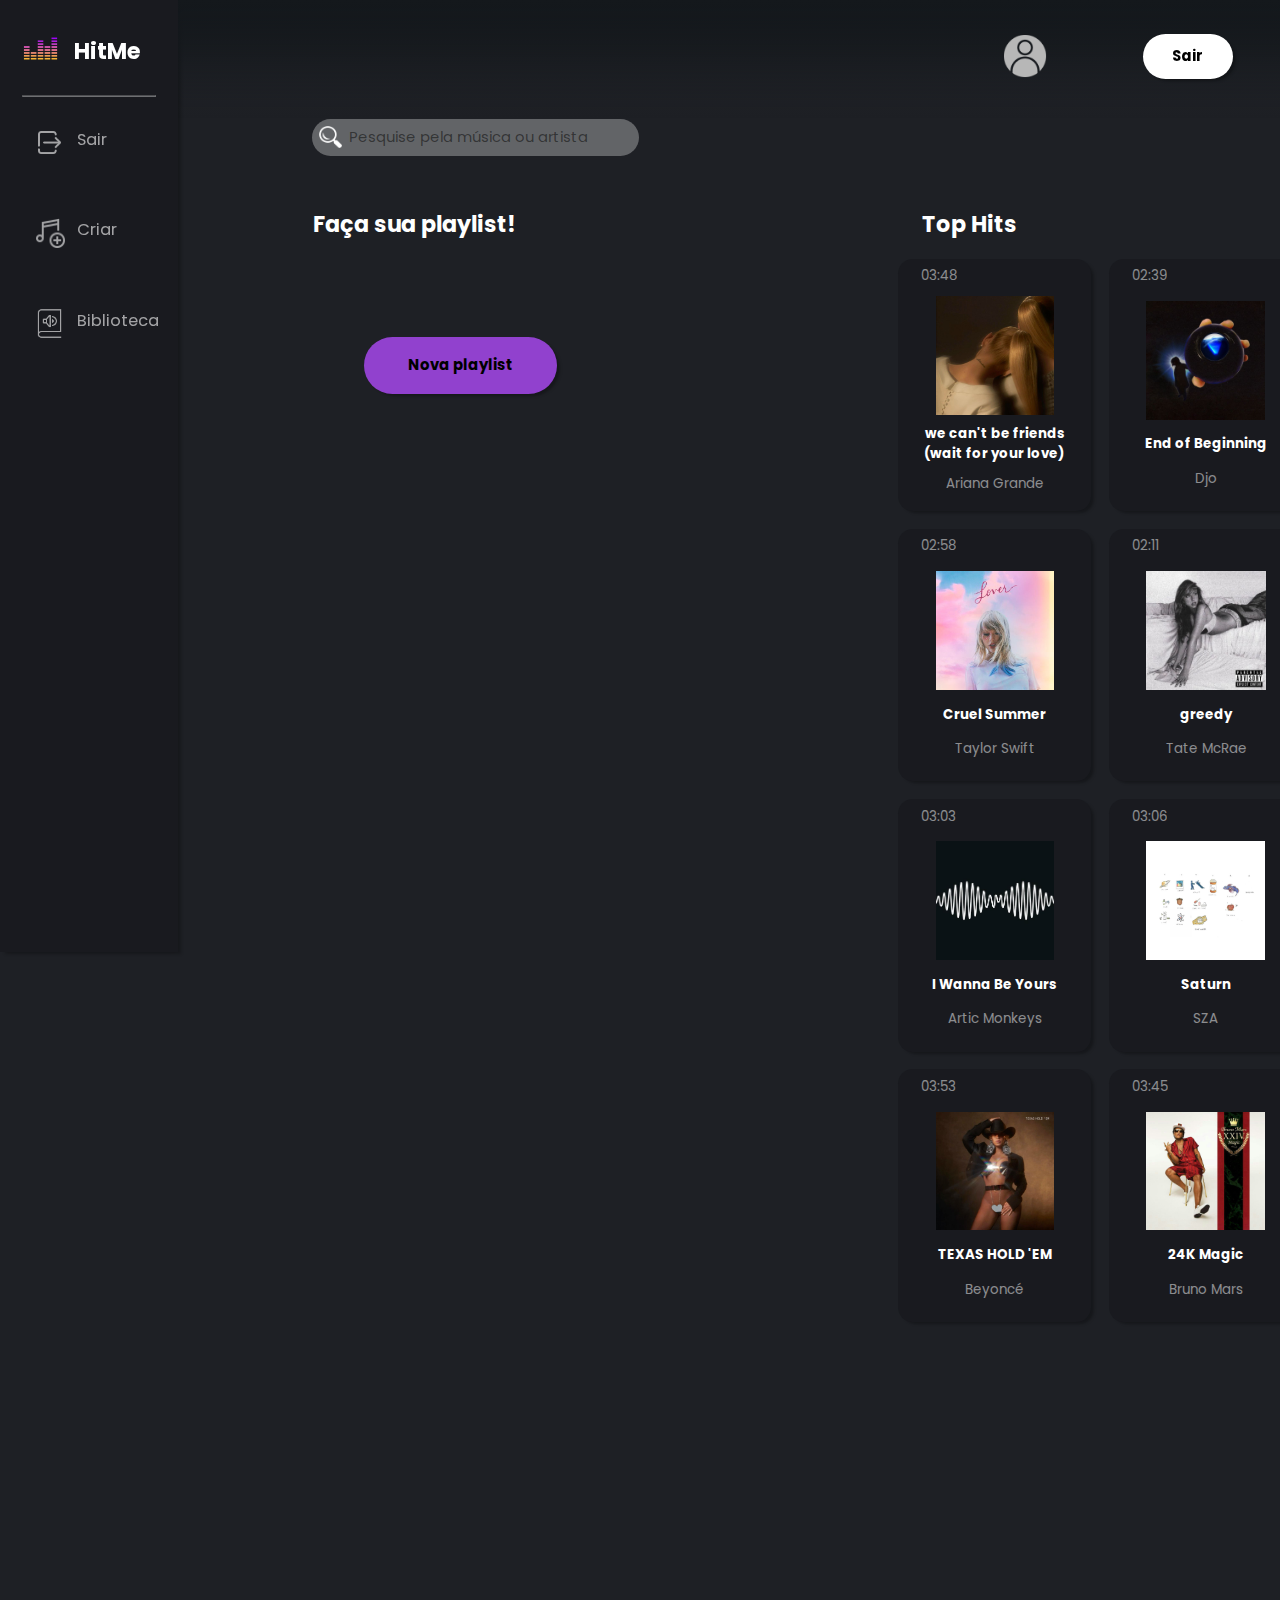
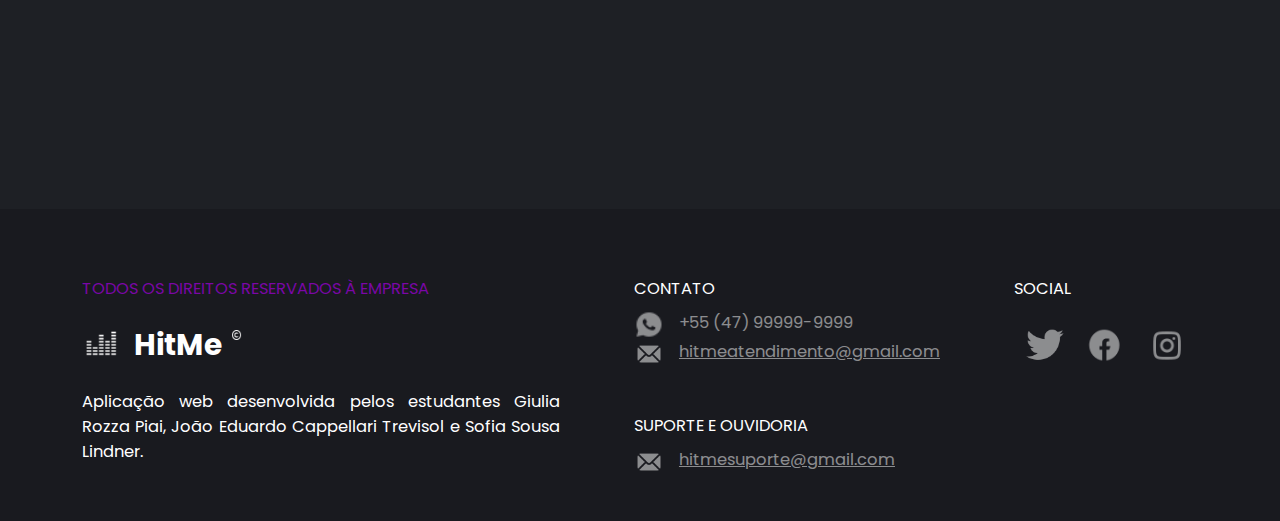
<file: public/home.html>
<!DOCTYPE html>
<html lang="en">
<head>
    <meta charset="UTF-8">
    <meta name="viewport" content="width=device-width, initial-scale=1.0">
    <title>HitMe</title>
    <link href="/assets/style.css" rel="stylesheet" />
    <link href="/assets/style-home.css" rel="stylesheet" />
    <script src="/src/app.js"></script>

    <link rel="icon" type="imagem/png" href="/assets/imgs/logo-maior.png"/>
    <link rel="preconnect" href="https://fonts.googleapis.com">
    <link rel="preconnect" href="https://fonts.gstatic.com" crossorigin>
    <link href="https://fonts.googleapis.com/css2?family=Poppins:ital,wght@0,100;0,200;0,300;0,400;0,500;0,600;0,700;0,800;0,900;1,100;1,200;1,300;1,400;1,500;1,600;1,700;1,800;1,900&family=Quicksand:wght@300..700&display=swap" rel="stylesheet">
    <link rel="stylesheet" href="https://fonts.googleapis.com/css2?family=Material+Symbols+Outlined:opsz,wght,FILL,GRAD@20..48,100..700,0..1,-50..200">
</head>
<body onload="load()">
    <div id="page-container">
        <nav>
            <div class="logo" onclick="logoClicked(event)">
                <a href="/public/home.html"><img src="/assets/imgs/logo.png" alt="Logo HitMe" style="height: 2.5rem"></a>
                <a href="/public/home.html" style="text-decoration: none"><h1 style="font-size: 1.5rem;">HitMe</h1></a>
            </div>
            <br><hr style="opacity: 0.4;">
            <ul id="home-menu">
                <li class="home-menu-item">
                    <a href="/index.html"><img src="/assets/imgs/logout-icon.png" alt="Ícone de logout"><h2>Sair</h2></a>
                </li>
                <li class="home-menu-item">
                    <a href="/public/home.html"><img src="/assets/imgs/create-icon.png" alt="Nota de música com símbolo de adição"><h2>Criar</h2></a>
                </li>
                <li class="home-menu-item">
                    <a href=""><img src="/assets/imgs/library-icon.png" alt="Livro com capa de som"><h2>Biblioteca</h2></a>
                </li>
            </ul>
        </nav>

        <div id="user-bar">
            <img id="user-img" src="/assets/imgs/user-icon.png" alt="Perfil do usuário">
            <h2 id="username">User</h2>
            <button id="btn-logout" onclick="window.location.href='/index.html'">Sair</button>
        </div>

        <div style="display:flex">
            <form id="barra-pesquisa">
                <img onclick="searchMusicArtist()" src="/assets/imgs/search-icon.png" alt="Lupa de pesquisa">
                <input id="input-pesquisa" onkeypress="verifyEnter(event)" type="search" placeholder="Pesquise pela música ou artista">
            </form>
            <button id="btn-pesquisar" onclick="searchMusicArtist()">Pesquisar</button>
            <img id="btn-reload" src="/assets/imgs/reload-icon.png" alt="Ícone de reload">
        </div>

        <div id="home-content">
            <div>
                <div style="display:flex; justify-content:space-between">
                    <h2>Faça sua playlist!</h2>
                    <button id="btn-salvar-playlist" onclick="saveOrEdit(event)"style="display:none">Salvar</button>
                </div>
                <br>
                <button id="btn-newplaylist" onclick="newPlaylist()">Nova playlist</button>
                <div id="playlist-container">
                    <br>
                    <div style="display:flex; justify-content:space-between">
                        <form id="fnome-playlist" style="margin-top: 1rem"><input type="text" id="nome-playlist" placeholder="Minha Playlist"></form>
                        <button id="btn-play" onclick="playStop()" class="non-playable">▶</button>
                    </div>
                    <p id="playlist-duracao">0min</p>
                    <br><hr style="margin-left: 2rem; margin-right: 2rem; opacity: 0.4">
                    <div id="playlist-musics"></div>
                    <button id="btn-limpar" onclick="clearPlaylist(event)">Limpar</button>
                </div>
            </div>

            <div id="musics-container">
                <div style="display:flex; justify-content:space-between; margin-bottom: 1.2rem">
                    <h2>Top Hits</h2>
                    <div style="display:flex">
                        <button id="btn-concluir" class="hidden" onclick="putMusics()">Concluir</button>
                        <button id="btn-adicionar" onclick="addMusics()">+</button>
                    </div>
                </div>
                <div id="grid-musics">
                    <div class="music music-default" id="0">
                        <div class="mnome-duracao">
                            <p class="mduracao">03:48</p>
                            <button type="checkbox" class="btn-selecao"></button>
                        </div>
                        <img class="mcapa" src="/assets/capas-musicas/0music.jpg" alt="Sobre fundo marrom, mulher com cabeça apoiada sobre ombro de outra mulher">
                        <h4 class="mnome">we can't be friends (wait for your love)</h4>
                        <p class="mcantor">Ariana Grande</p>
                    </div>
                    <div class="music music-default" id="1">
                        <div class="mnome-duracao">
                            <p class="mduracao">02:39</p>
                            <button type="checkbox" class="btn-selecao"></button>
                        </div>
                        <img class="mcapa" src="/assets/capas-musicas/1music.jpg" alt="Homem segurando objeto circular sobre fundo preto">
                        <h4 class="mnome">End of Beginning</h4>
                        <p class="mcantor">Djo</p>
                    </div>
                    <div class="music music-default" id="2">
                        <div class="mnome-duracao">
                            <p class="mduracao">04:24</p>
                            <button type="checkbox" class="btn-selecao"></button>
                        </div>
                        <img class="mcapa" src="/assets/capas-musicas/2music.jpg" alt="Homem com jaqueta de couro e máscara branca">
                        <h4 class="mnome">CARNIVAL</h4>
                        <p class="mcantor">Kanye West</p>
                    </div>
                    <div class="music music-default" id="3">
                        <div class="mnome-duracao">
                            <p class="mduracao">03:42</p>
                            <button type="checkbox" class="btn-selecao"></button>
                        </div>
                        <img class="mcapa" src="/assets/capas-musicas/3music.jpg" alt="Mulher com rabo de cavalo sobre fundo verde claro">
                        <h4 class="mnome">What Was I Made For? [From The Motion Picture "Barbie"]</h4>
                        <p class="mcantor">Billie Eilish</p>
                    </div>
                    <div class="music music-default" id="4">
                        <div class="mnome-duracao">
                            <p class="mduracao">02:58</p>
                            <button type="checkbox" class="btn-selecao"></button>
                        </div>
                        <img class="mcapa" src="/assets/capas-musicas/4music.jpg" alt="Mulher loira em frente a céu com nuvens cor-de-rosa">
                        <h4 class="mnome">Cruel Summer</h4>
                        <p class="mcantor">Taylor Swift</p>
                    </div>
                    <div class="music music-default" id="5">
                        <div class="mnome-duracao">
                            <p class="mduracao">02:11</p>
                            <button type="checkbox" class="btn-selecao"></button>
                        </div>
                        <img class="mcapa" src="/assets/capas-musicas/5music.jpg" alt="Foto em preto e branco de mulher deitada sobre a cama">
                        <h4 class="mnome">greedy</h4>
                        <p class="mcantor">Tate McRae</p>
                    </div>
                    <div class="music music-default" id="6">
                        <div class="mnome-duracao">
                            <p class="mduracao">03:50</p>
                            <button type="checkbox" class="btn-selecao"></button>
                        </div>
                        <img class="mcapa" src="/assets/capas-musicas/6music.jpg" alt="Texto em amarelo sobre fundo vermelho e homem em azul">
                        <h4 class="mnome">Starboy</h4>
                        <p class="mcantor">The Weeknd, Daft Punk</p>
                    </div>
                    <div class="music music-default" id="7">
                        <div class="mnome-duracao">
                            <p class="mduracao">03:39</p>
                            <button type="checkbox" class="btn-selecao"></button>
                        </div>
                        <img class="mcapa" src="/assets/capas-musicas/7music.jpg" alt="Mulher com mão sobre os lábios e deitada sobre fundo roxo">
                        <h4 class="mnome">vampire</h4>
                        <p class="mcantor">Olivia Rodrigo</p>
                    </div>
                    <div class="music music-default" id="8">
                        <div class="mnome-duracao">
                            <p class="mduracao">03:03</p>
                            <button type="checkbox" class="btn-selecao"></button>
                        </div>
                        <img class="mcapa" src="/assets/capas-musicas/8music.jpg" alt="Ondas sonoras em formato de ampulheta sobre fundo preto">
                        <h4 class="mnome">I Wanna Be Yours</h4>
                        <p class="mcantor">Artic Monkeys</p>
                    </div>
                    <div class="music music-default" id="9">
                        <div class="mnome-duracao">
                            <p class="mduracao">03:06</p>
                            <button type="checkbox" class="btn-selecao"></button>
                        </div>
                        <img class="mcapa" src="/assets/capas-musicas/9music.jpg" alt="Elementos desenhados sobre fundo branco">
                        <h4 class="mnome">Saturn</h4>
                        <p class="mcantor">SZA</p>
                    </div>
                    <div class="music music-default" id="10">
                        <div class="mnome-duracao">
                            <p class="mduracao">02:17</p>
                            <button type="checkbox" class="btn-selecao"></button>
                        </div>
                        <img class="mcapa" src="/assets/capas-musicas/10music.jpg" alt="Foto de pessoa sentada em preto e branco com borda laranja-claro">
                        <h4 class="mnome">My Love Mine All Mine</h4>
                        <p class="mcantor">Mitski</p>
                    </div>
                    <div class="music music-default" id="11">
                        <div class="mnome-duracao">
                            <p class="mduracao">03:05</p>
                            <button type="checkbox" class="btn-selecao"></button>
                        </div>
                        <img class="mcapa" src="/assets/capas-musicas/11music.jpg" alt="Mulher lambendo o próprio reflexo no espelho">
                        <h4 class="mnome">Houdini</h4>
                        <p class="mcantor">Dua Lipa</p>
                    </div>
                    <div class="music music-default" id="12">
                        <div class="mnome-duracao">
                            <p class="mduracao">03:53</p>
                            <button type="checkbox" class="btn-selecao"></button>
                        </div>
                        <img class="mcapa" src="/assets/capas-musicas/12music.jpg" alt="Mulher de chapéu e roupas prateadas sobre fundo marrom">
                        <h4 class="mnome">TEXAS HOLD 'EM</h4>
                        <p class="mcantor">Beyoncé</p>
                    </div>
                    <div class="music music-default" id="13">
                        <div class="mnome-duracao">
                            <p class="mduracao">03:45</p>
                            <button type="checkbox" class="btn-selecao"></button>
                        </div>
                        <img class="mcapa" src="/assets/capas-musicas/13music.jpg" alt="Sobre fundo branco, homem de vermelho sentado em cadeira">
                        <h4 class="mnome">24K Magic</h4>
                        <p class="mcantor">Bruno Mars</p>
                    </div>
                    <div class="music music-default" id="14">
                        <div class="mnome-duracao">
                            <p class="mduracao">07:13</p>
                            <button type="checkbox" class="btn-selecao"></button>
                        </div>
                        <img class="mcapa" src="/assets/capas-musicas/14music.jpg" alt="Mulher com cabeça inclinada em preto e branco">
                        <h4 class="mnome">A&W</h4>
                        <p class="mcantor">Lana Del Rey</p>
                    </div>
                </div>
            </div>
        </div>

        <footer id="contato-container">
            <div style="width: 35rem">
                <p style="color: rgba(156, 0, 213, 0.758)">TODOS OS DIREITOS RESERVADOS À EMPRESA</p>
                <div class="logo" onclick="logoClicked(event)">
                    <a href="/index.html"><img src="/assets/imgs/logo-branca.png" alt="Logo HitMe"></a>
                    <a href="/index.html" style="text-decoration: none"><h1>HitMe</h1></a>
                    <a href="/index.html"><img src="/assets/imgs/copyright-icon.png" alt="Símbolo de copyright" style="height: 0.8rem; margin-left: 0.6rem; margin-bottom: 1rem"></a>
                </div>
                <p>Aplicação web desenvolvida pelos estudantes Giulia Rozza Piai, João Eduardo Cappellari Trevisol e Sofia Sousa Lindner.</p>
            </div>
            <div>
                <h2>CONTATO</h2>
                <p class="contato-option">
                    <img src="/assets/imgs/whatsapp-icon.png" alt="Ícone do WhatsApp">+55 (47) 99999-9999
                </p>
                <p class="contato-option">
                    <img src="/assets/imgs/mail-icon.png" alt="Carta">
                    <a href="mailto:hitmeatendimento@gmail.com?subject='">hitmeatendimento@gmail.com</a>
                </p>
                <br><br>
                <h2>SUPORTE E OUVIDORIA</h2>
                <p class="contato-option">
                    <img src="/assets/imgs/mail-icon.png" alt="Carta">
                    <a href="mailto:hitmesuporte@gmail.com?subject='">hitmesuporte@gmail.com</a>
                </p>
            </div>
            <div>
                <h2>SOCIAL</h2>
                <div style="display: flex; margin-inline: 0">
                    <img src="/assets/imgs/twitter-icon.png" class="contato-option" style="height: 2.8rem" alt="Ícone do Twitter">
                    <img src="/assets/imgs/facebook-icon.png" class="contato-option" alt="Ícone do Facebook">
                    <img src="/assets/imgs/instagram-icon.png" class="contato-option" alt="Ícone do Instagram">
                </div>
            </div>
        </footer>
    </div>
</body>
</html>
</file>
<file: assets/style.css>
:root {
    font-size: 1.65vh;
}

* {
    margin: 0;
    padding: 0;
    font-family: "Poppins", sans-serif;
    font-weight: normal;
    color: white;
}

body {
    background-color: rgb(30, 32, 37);
    background-image: linear-gradient(to right, transparent, rgba(0, 98, 244, 0.077));
}

#site-background {
    background-image: url("/assets/imgs/home-background.png");
    background-repeat: no-repeat;
    background-size: 101rem;
    background-position-x: right;
    background-position-y: -4.6rem;
}

header {
    display: flex;
    justify-content: space-between;
    background-color: transparent;
    background-image: linear-gradient(180deg, rgb(20, 24, 28) 0, rgba(20, 24, 28, .945) 16.56%, rgba(20, 24, 28, .802) 30.85%, rgba(20, 24, 28, .606) 43.77%, rgba(20, 24, 28, .394) 56.23%, rgba(20, 24, 28, .198) 69.15%, rgba(20, 24, 28, .055) 83.44%, rgba(20, 24, 28, 0));
    background-repeat: repeat-x;
    padding: 2rem;
    height: 5rem;
    position: sticky;
    top: 0;
    z-index: 100;
}

.logo {
    display: flex;
    align-items: center;
    margin-left: 6rem;
}

.logo img {
    height: 3.5rem;
}

.logo h1 {
    color:white;
    text-decoration: none;
    font-weight: bold;
    font-size: 2.4rem;
    margin-left: 1rem;
}

#header-menu {
    display: flex;
    justify-content: space-between;
    list-style-type: none;
}

.menu-item a {
    color:rgb(255, 255, 255);
    text-decoration: none;
    font-weight: bold;
    font-size: 1.1rem;
    padding: 1.2rem;
}

.menu-item {
    opacity: 0.6;
}

.home-menu-item:hover, .menu-item:hover, #criar-conta:hover {
    opacity: 1;
    transform: scale(1.1);
}

#criar-conta {
    background-color: rgb(145, 65, 206);
    margin-left: 1rem;
    padding: 0.5rem;
    opacity: 0.7;
    border: none;
    border-radius: 2rem;
    transition: all .2s ease-in-out; 
}

#criar-conta a {
    color: black;
    font-weight: bold;
}

#criar-conta a:hover {
    color: white;
}

#home-container {
    margin: 0;
    background: transparent;
    margin-top: 4rem;
    font-weight: thin;
    font-size: 2.3rem;
    width: 60rem;
    color:white;
}

#home-container h2 {
    font-weight: bold;
    font-size: 3.2rem;
    text-align: center;
}

div.margin-left {
    margin-left: 8rem;
    text-align: center;
}

#overlay-background {
    background-image: linear-gradient(to bottom, transparent, rgba(0, 0, 0, 0.133));
    width: 130.5rem;
}

#field-login {
    background-color:rgb(25, 26, 31);
    box-shadow: rgba(0, 0, 0, 0.258) 4px 3px 3px -1px, rgba(24, 27, 34, 0.093) 2px 3px 5px -5px;
    color:white;
    width: 34rem;
    padding: 1.5rem;
    border-radius: 1.2rem;
}

#field-login input {
    color:black;
    background-color: rgb(255, 255, 255);
    font-size: 1.2rem;
    border-radius: 0.4rem;
    padding-left: 1rem;
    width: 21.5rem;
}

#form-login {
    font-size: 1.2rem;
}

.lbl-checkbox {
    display: block;
    text-align: left;
    margin-left: 2.5rem;
    margin-bottom: 0.5rem;
    padding-left: 1.5rem;
    text-indent: -1.5rem;
    font-size: 1rem;
    color:white;
    opacity: 0.6;
    transition: 0.4s;
}

.lbl-checkbox:hover {
    transform: scale(1.05);
    opacity: 1;
}
  
#form-login input[type=checkbox] {
    appearance: none;
    width: 1.2rem;
    height: 1.2rem;
    padding: 0;
    margin: 0;
    margin-right: 1rem;
    vertical-align: bottom;
    position: relative;
    background-color: transparent;
    border: 0.1rem solid white;
    border-radius: 0.3rem;
}

#form-login input[type=checkbox]:checked {
    background: blueviolet url("/assets/imgs/checkmark-icon.png") no-repeat;
    background-size: cover;
    position: relative;
}

#cadastro {
    color: white;
    font-size: 1.2rem;
    padding-top: 1rem;
    padding-bottom: 0.5rem;
    margin: 1rem;
    text-align: left;
}

#cadastro a {
    padding: 1rem;
    color:rgb(149, 21, 208);
}

#btn-login {
    background: linear-gradient(81deg, rgb(221, 182, 26) 20%, rgba(255,115,0,1) 40%, rgb(141, 0, 196) 100%);
    border-style: none;
    opacity: 0.8;
    border-radius: 0.7rem;
    width: 8rem;
    height: 3rem;
    color:black;
    box-shadow: rgba(0, 0, 0, 0.256) 4px 3px 3px -1px, rgba(24, 27, 34, 0.19) 2px 3px 5px -5px;
    font-size: 1.15rem;
    font-weight: bold;
    margin-right: 1.8rem;
    transition: 0.4s;
}

#btn-login:hover {
    transform: scale(1.1);
    opacity: 1;
    color:white;
}

/* Footer */
#contato-container {
    background-color:rgb(25, 26, 31);
    height: 15rem;
    padding: 3rem;
    text-align: justify;
    display: flex;
    justify-content: center;
}

#contato-container div {
    margin-inline: 2.5rem;
    margin-block: 1.5rem;
}

#contato-container p, #contato-container h2 {
    font-size: 1.1rem;
}

#contato-container h2 {
    margin-bottom: 0.6rem;
}

img.contato-option {
    margin-inline: 0.6rem;
    height: 3rem;
}

#contato-container p img {
    margin-right: 1rem;
    height: 2rem;
}

p.contato-option {
    display: flex;
}

.contato-option {
    opacity: 0.5;
}

.contato-option:hover {
    opacity: 1;
}

#contato-container div.logo {
    margin-inline: 0;
}

#contato-container div.logo img {
    height: 2.5rem;
}

#contato-container div.logo h1 {
    font-size: 2rem;
}
</file>
<file: assets/style-home.css>
body {
    background-color: rgb(30, 32, 37);
    background-image: none;
}

#page-container {
    position: relative;
    min-height: 100vh;
    width: auto;
}

footer {
    margin-top: 50vh;
}

button {
    text-shadow: rgba(0, 0, 0, 0.126) 1px 1px 2px;
    box-shadow: rgba(0, 0, 0, 0.256) 4px 3px 3px -1px, rgba(24, 27, 34, 0.19) 2px 3px 5px -5px;
    transition: all .2s ease-in-out; 
}

input:focus {
    outline: none;
}

button:hover, #btn-reload:hover {
    transform: scale(1.1); 
}

nav {
    background-color:rgb(25, 26, 31);
    margin: 0;
    height: 100vh;
    width: 9rem;
    float: left;
    padding: 1.5rem;
    padding-top: 2rem;
    position: sticky;
    top: 0;
    z-index: 100;
    box-shadow:rgba(0, 0, 0, 0.256) 4px 3px 3px -1px, rgba(24, 27, 34, 0.19) 2px 3px 5px -5px;
}

.logo {
    margin: 0;
}

#home-menu {
    margin: 0;
    padding: 0;
    list-style-type: none;
}

.home-menu-item {
    color:rgb(255, 255, 255);
    opacity: 0.6;
    padding-top: 2rem;
    padding-bottom: 2rem;
    transition: 0.4s; 
}

.home-menu-item a {
    display: flex;
    justify-content: left;
    text-decoration: none;
}

.home-menu-item a h2 {
    font-size: 1.1rem;
}

.home-menu-item img {
    height: 2.1rem;
    margin-inline: 0.8rem;
}

#barra-pesquisa {
    display: flex;
    justify-content: left;
    margin-left: 9rem;
    background-color: rgba(255, 255, 255, 0.307);
    border-radius: 2rem;
    height: 2.5rem;
    width: 22rem;
    border: none;
}

#input-pesquisa {
    font-size: 1rem;
    height: 2.5rem;
    width: 20rem;
    background: none;
    border: none;
    color: white;
}

#input-pesquisa::placeholder {
    color: rgba(0, 0, 0, 0.485);
}

#barra-pesquisa img {
    height: 1.5rem;
    padding: 0.5rem;
}

#btn-reload {
    display: none;
    margin-left: 1rem;
    margin-top: 0.5rem;
    height: 1.5rem;
}

#home-content {
    border-radius: 2rem;
    display: flex;
    margin-left: 17rem;
    padding: 2.5rem;
}

#home-content h2 {
    font-size: 1.5rem;
    font-weight: bold;
    color: white;
    text-align: left;
    padding-top: 1rem;
    margin-left: 1.6rem;
}

#user-bar {
    display: flex;
    justify-content: right;
    background-color: transparent;
    background-image: linear-gradient(180deg, rgb(20, 24, 28) 0, rgba(20, 24, 28, .945) 16.56%, rgba(20, 24, 28, .802) 30.85%, rgba(20, 24, 28, .606) 43.77%, rgba(20, 24, 28, .394) 56.23%, rgba(20, 24, 28, .198) 69.15%, rgba(20, 24, 28, .055) 83.44%, rgba(20, 24, 28, 0));
    background-repeat: repeat-x;
    padding: 2rem;
    height: 4rem;
    position: sticky;
    top: 0;
    z-index: 100;
}

#user-img {
    padding-right: 1.2rem;
    height: 3.5rem;
}

#username {
    margin-top: 0.8rem;
    margin-right: 5rem;
    font-size: 1.2rem;
}

#playlist-container {
    padding: 2rem;
    width: 30rem;
    display: none;
}

#musics-container {
    margin-left: 7rem;
}

#playlist-container {
    background-color: rgb(25, 26, 31);
    box-shadow:rgba(0, 0, 0, 0.256) 4px 3px 3px -1px, rgba(24, 27, 34, 0.19) 2px 3px 5px -5px;
    border-radius: 1rem;
}

#grid-musics {
    display: grid;
    grid-template-columns: repeat(4, 1fr);
    grid-gap: 1.2rem;
}

.music {
    display: inline-grid;
    width: 12rem;
    height: 16rem;
    text-align: center;
    padding: 0.5rem;
    transition: 0.4s;
    font-size: 0.9rem;
    box-shadow:rgba(0, 0, 0, 0.256) 4px 3px 3px -1px, rgba(24, 27, 34, 0.19) 2px 3px 5px -5px;
    border-radius: 1rem;
}

.music-default {
    background-color: rgb(25, 26, 31);
}

.music-default:hover {
    background-color: rgba(255, 31, 192, 0.775);
    transform: scale(1.05); 
}

.music-selected {
    background-color: rgba(255, 31, 192, 0.775);
}

.mnome {
    font-weight: bold;
}

.mcantor, .mduracao {
    opacity: 0.5;
}

.mcapa {
    height: 8rem;
    padding-inline: 2rem;
}

.mnome-duracao {
    display: flex;
    justify-content: space-between;
}

.mduracao {
    margin-left: 1rem;
    float: left;
}

#nome-playlist {
    margin-left: 2rem;
    width: 17rem;
    font-size: 1.5rem;
    color: white;
    background: none;
    border: none;
}

#playlist-duracao {
    margin-left: 2rem;
    padding-top: 0.5rem;
    opacity: 0.5;
}

#btn-play {
    font-size: 1.8rem;
    border-radius: 5rem;
    border: none;
    width: 3.5rem;
    height: 3.5rem;
    margin-right: 2rem;
}

#btn-play.playable {
    background-color: rgb(145, 65, 206);
    opacity: 1;
}

#btn-play.playable:hover {
    transform: scale(1.1); 
}

#btn-play.non-playable {
    background-color: rgb(137, 137, 137);
    opacity: 0.5;
}

#btn-play.non-playable:hover {
    transform: scale(1.0); 
}

.selected-music {
    display: flex;
    margin-top: 1.5rem;
    padding: 1.5rem;
    height: 4rem;
    background-color: rgba(192, 210, 255, 0.02);
    border-radius: 1.2rem;
    box-shadow: rgba(0, 0, 0, 0.207) 4px 3px 3px -1px, rgba(24, 27, 34, 0.125) 2px 3px 5px -5px;
    transition: 0.4s;
}

.selected-capa {
    height: 4.2rem;
}

.delete-icon {
    height: 1.5rem;
    padding-top: 1rem;
    padding-left: 2rem;
    float: right;
    opacity: 0.3;
    transition: 0.2s;
}

.delete-icon:hover {
    opacity: 1;
    transform: scale(1.1);
}

.selected-nome-duracao {
    display: flex;
    justify-content: space-between;
    width: 17rem;
}

.playlist-info {
    margin-left: 1.5rem;
}

/* Nome da música */
.playlist-info h4 {
    font-weight: bold;
    margin-bottom: 0.6rem;
}

/* Artista e duração */
.playlist-info p, .selected-duration {
    opacity: 0.5;
}

.selected-music:hover {
    transform: scale(1.05);
}

#btn-adicionar {
    display: none;
    background-color: rgb(145, 65, 206);
    height: 3.5rem;
    width: 3.5rem;
    border-radius: 2rem;
    border: none;
    font-size: 2rem;
    font-weight: thin;
    margin-right: 1rem;
}

#btn-concluir, #btn-logout, #btn-newplaylist, #btn-salvar-playlist, #btn-limpar {
    height: 3rem;
    width: 6rem;
    margin-top: 0.3rem;
    margin-right: 1.2rem;
    border-radius: 2rem;
    border: none;
    font-size: 1rem;
    color:black;
    text-shadow: none;
    background-color: white;
    font-weight: bold;
}

#btn-limpar {
    display: none;
    margin-top: 2rem;
    background-color: rgb(145, 65, 206);
}

#btn-pesquisar {
    display: none;
    border-radius: 2rem;
    border: none;
    padding-inline: 0.8rem;
    margin-left: 1rem;
    color: rgb(255, 255, 255);
    background-color: rgb(151, 151, 151);
    opacity: 0.5;
    font-size: 0.89rem;
    font-weight: bold;
}

#btn-pesquisar:hover {
    opacity: 1;
}

#btn-newplaylist {
    margin: 5rem;
    margin-right: 16rem;
    height: 3.8rem;
    width: 13rem;
    background-color: rgb(145, 65, 206);
}

#btn-newplaylist:hover {
    color: white;
}

.hidden, .btn-selecao {
    display: none;
}

.btn-selecao {
    appearance: none;
    border-radius: 4rem;
    height: 1.2rem;
    width: 1.2rem;
    background: transparent;
    border: 0.15rem solid white;
    font-size: 1;
}
</file>
